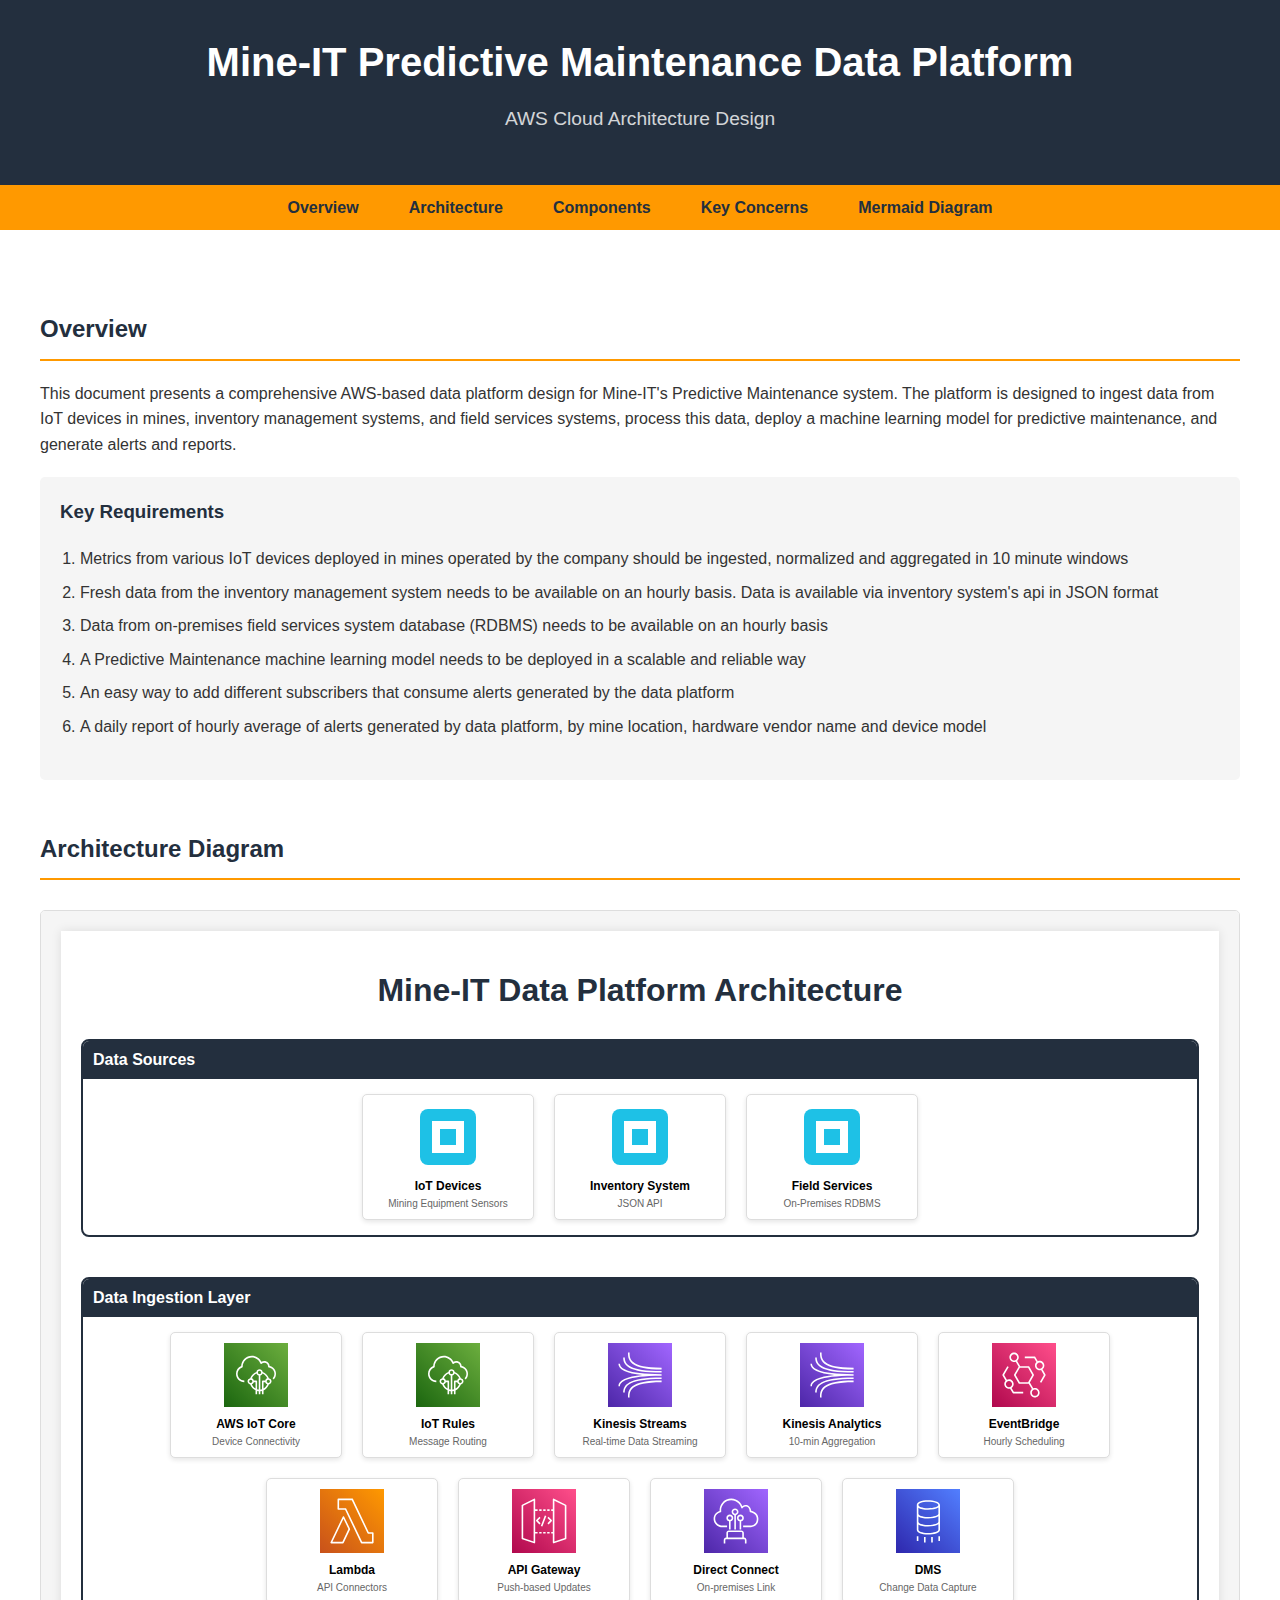
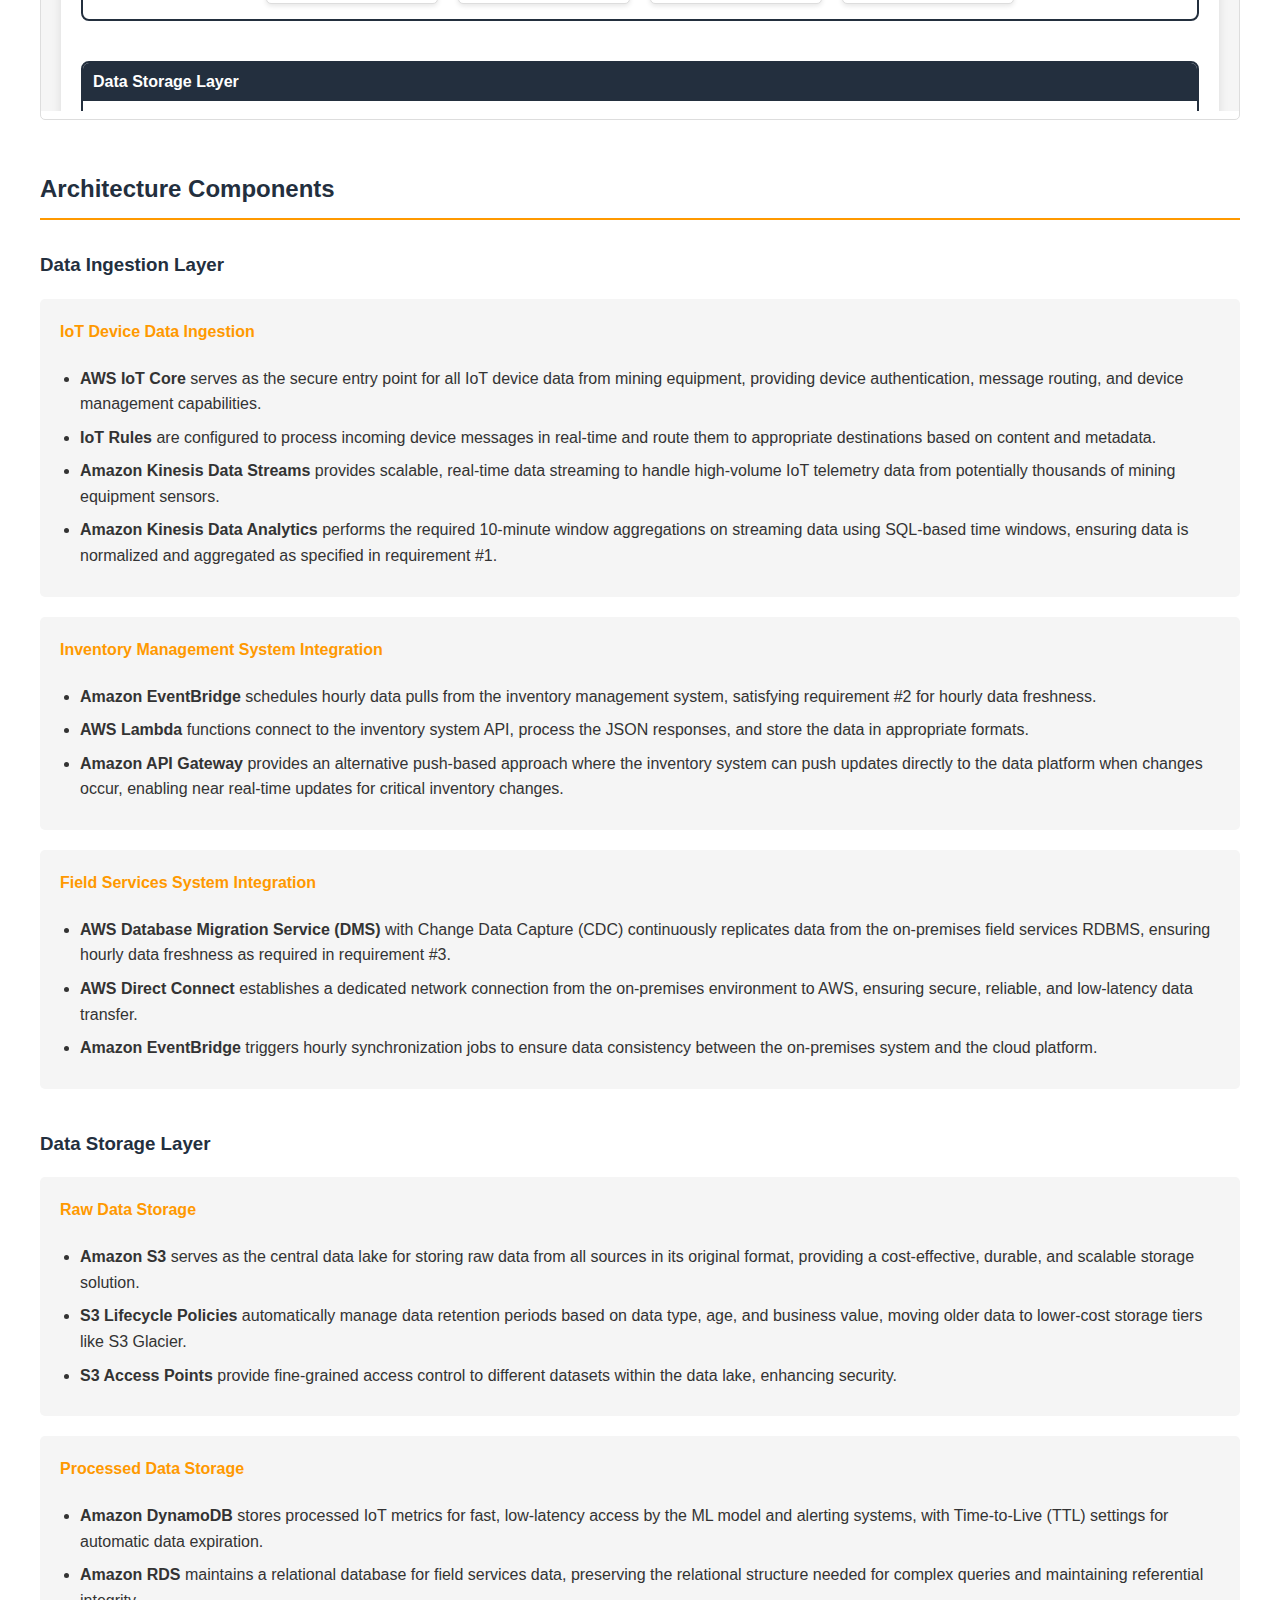
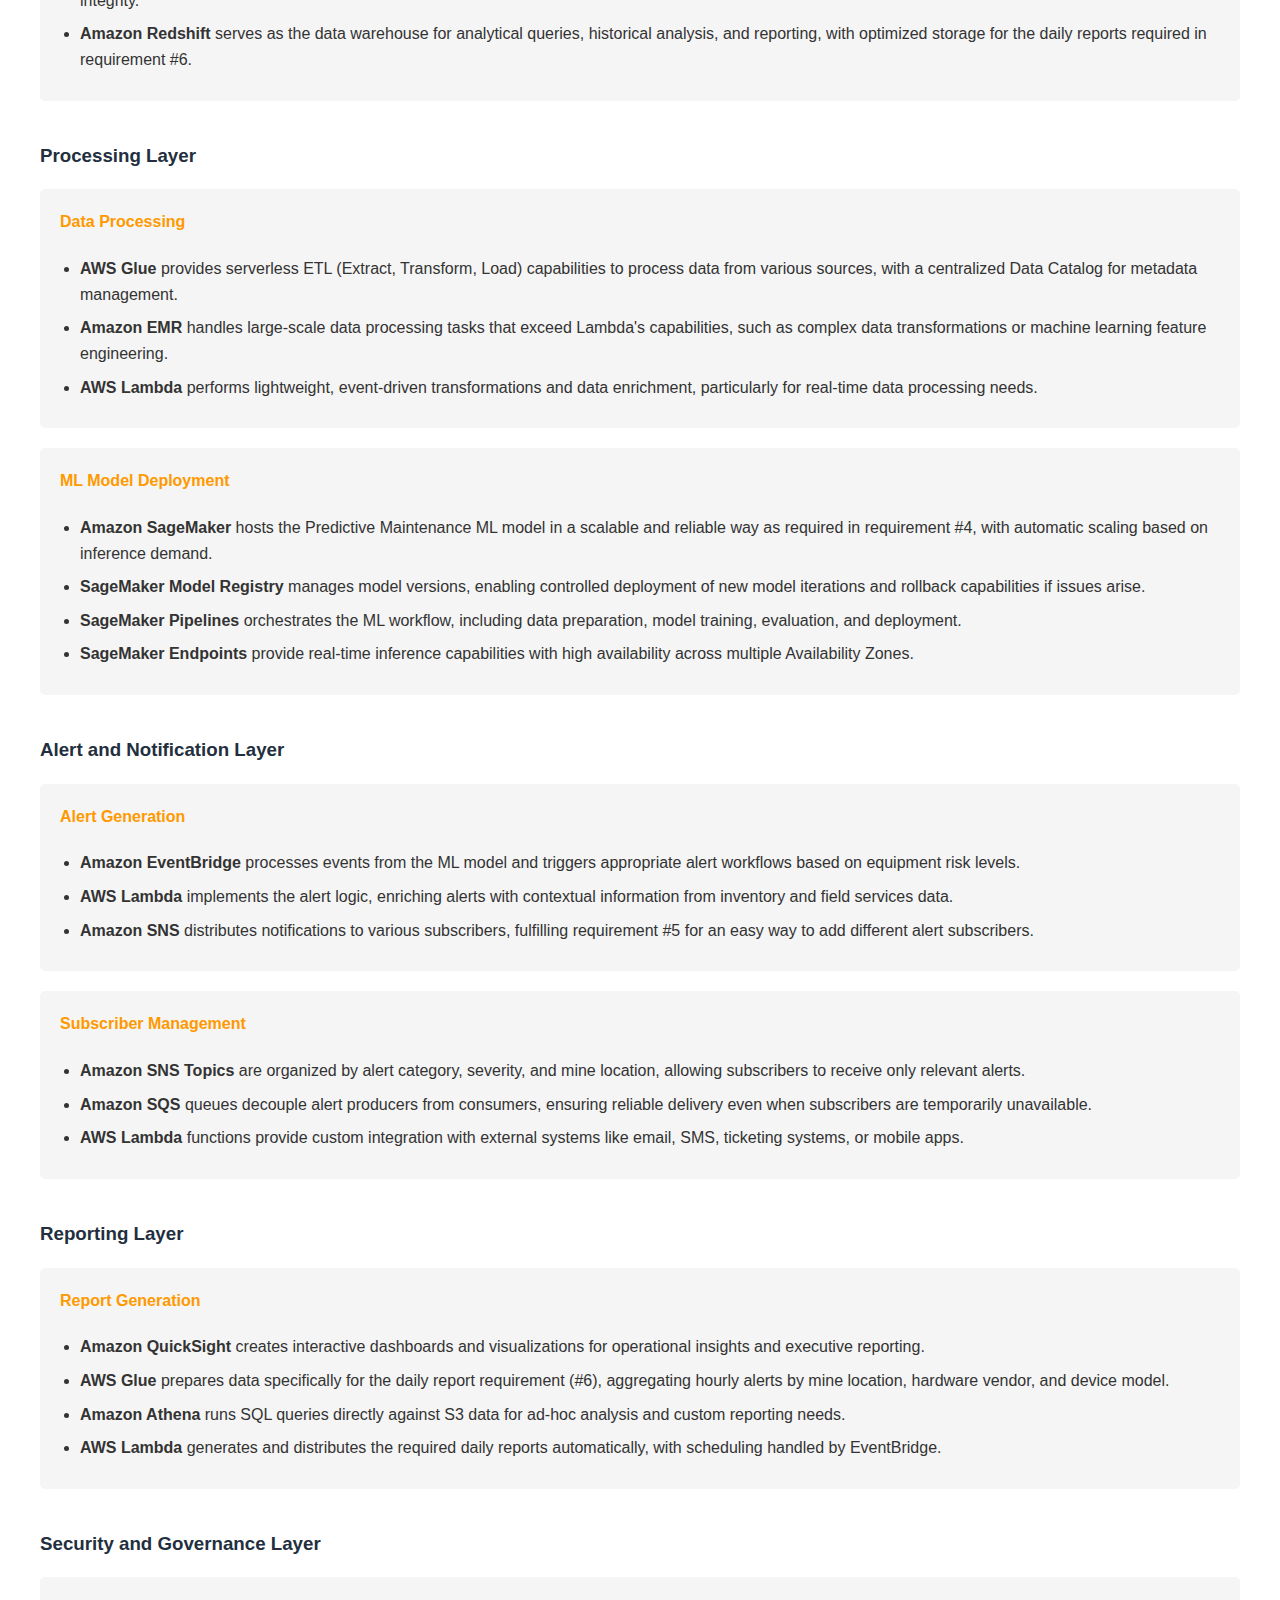
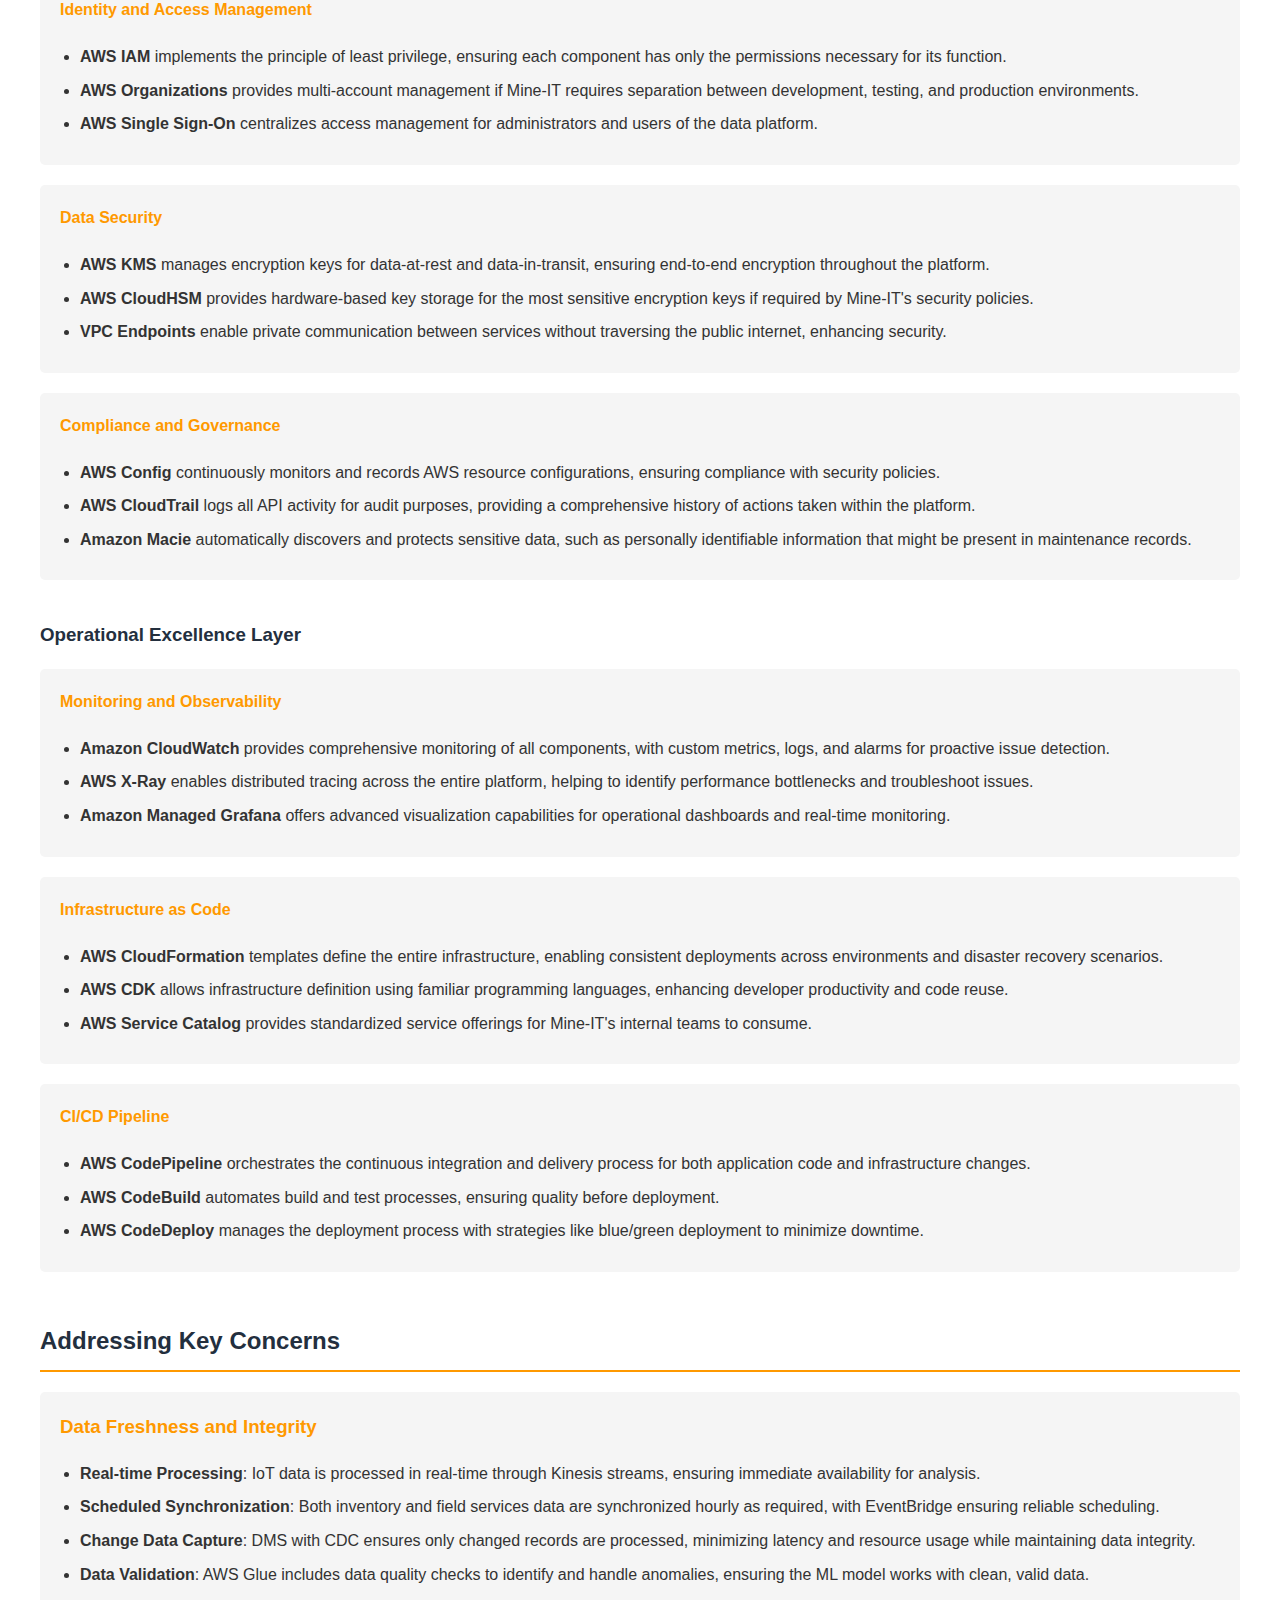
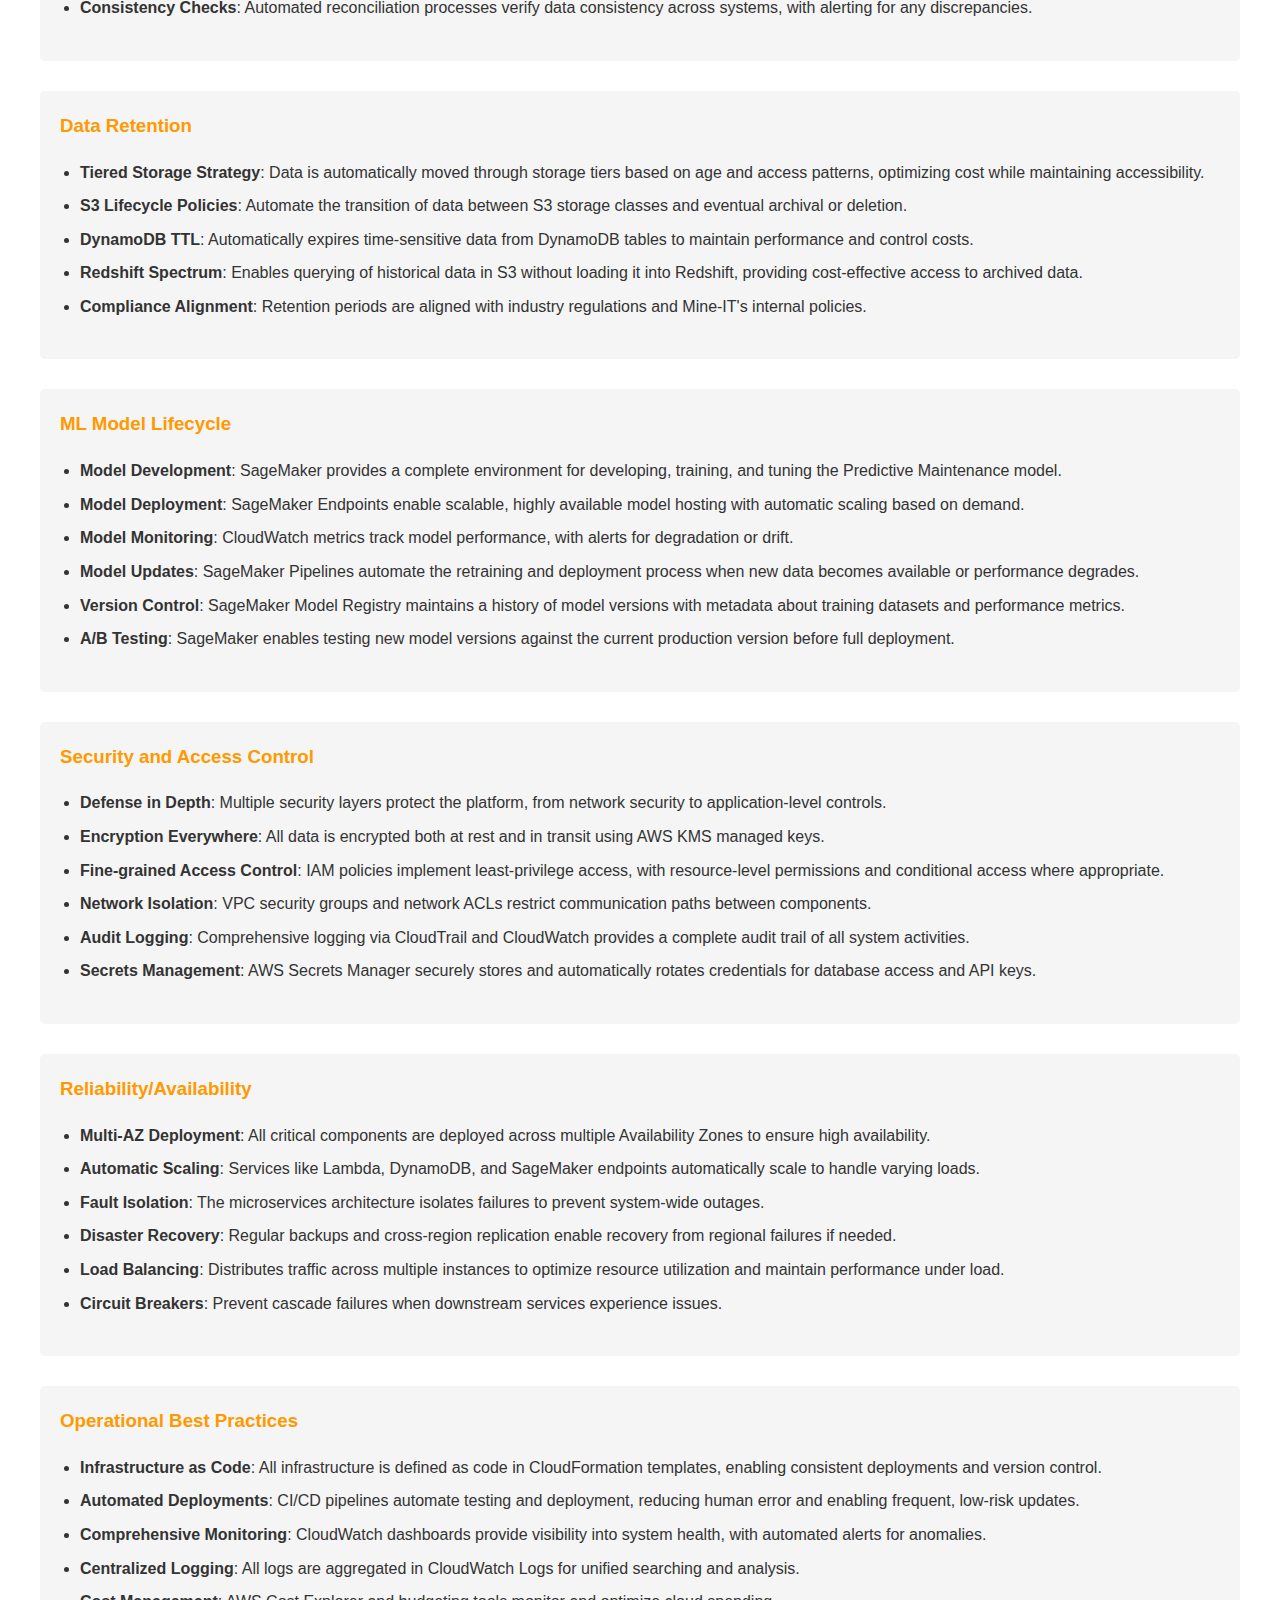
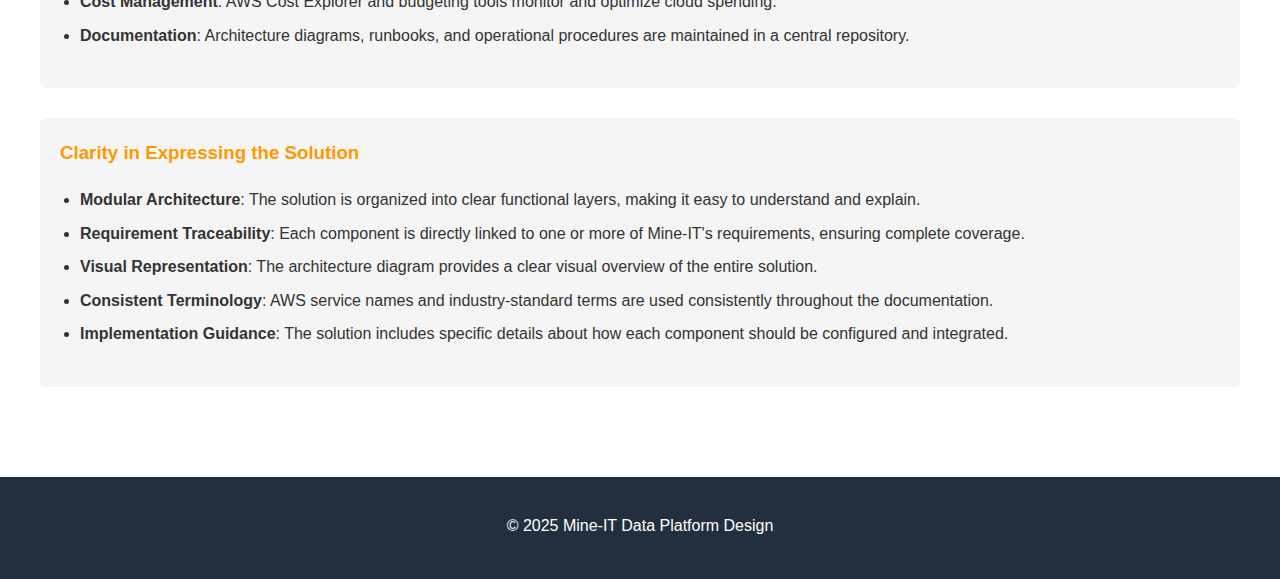
<file: index.html>
<!DOCTYPE html>
<html lang="en">
<head>
    <meta charset="UTF-8">
    <meta name="viewport" content="width=device-width, initial-scale=1.0">
    <title>Mine-IT Data Platform Architecture</title>
    <link rel="stylesheet" href="css/styles.css">
</head>
<body>
    <header>
        <div class="container">
            <h1>Mine-IT Predictive Maintenance Data Platform</h1>
            <p class="subtitle">AWS Cloud Architecture Design</p>
        </div>
    </header>

    <nav>
        <div class="container">
            <ul>
                <li><a href="#overview">Overview</a></li>
                <li><a href="#architecture">Architecture</a></li>
                <li><a href="#components">Components</a></li>
                <li><a href="#concerns">Key Concerns</a></li>
                <li><a href="mermaid_diagram.html">Mermaid Diagram</a></li>
            </ul>
        </div>
    </nav>

    <main>
        <div class="container">
            <section id="overview">
                <h2>Overview</h2>
                <p>This document presents a comprehensive AWS-based data platform design for Mine-IT's Predictive Maintenance system. The platform is designed to ingest data from IoT devices in mines, inventory management systems, and field services systems, process this data, deploy a machine learning model for predictive maintenance, and generate alerts and reports.</p>
                
                <div class="requirements">
                    <h3>Key Requirements</h3>
                    <ol>
                        <li>Metrics from various IoT devices deployed in mines operated by the company should be ingested, normalized and aggregated in 10 minute windows</li>
                        <li>Fresh data from the inventory management system needs to be available on an hourly basis. Data is available via inventory system's api in JSON format</li>
                        <li>Data from on-premises field services system database (RDBMS) needs to be available on an hourly basis</li>
                        <li>A Predictive Maintenance machine learning model needs to be deployed in a scalable and reliable way</li>
                        <li>An easy way to add different subscribers that consume alerts generated by the data platform</li>
                        <li>A daily report of hourly average of alerts generated by data platform, by mine location, hardware vendor name and device model</li>
                    </ol>
                </div>
            </section>

            <section id="architecture">
                <h2>Architecture Diagram</h2>
                <div class="diagram-container">
                    <iframe id="aws-diagram" src="aws_diagram.html" frameborder="0"></iframe>
                </div>
            </section>

            <section id="components">
                <h2>Architecture Components</h2>
                
                <div class="component-section">
                    <h3>Data Ingestion Layer</h3>
                    <div class="component-details">
                        <h4>IoT Device Data Ingestion</h4>
                        <ul>
                            <li><strong>AWS IoT Core</strong> serves as the secure entry point for all IoT device data from mining equipment, providing device authentication, message routing, and device management capabilities.</li>
                            <li><strong>IoT Rules</strong> are configured to process incoming device messages in real-time and route them to appropriate destinations based on content and metadata.</li>
                            <li><strong>Amazon Kinesis Data Streams</strong> provides scalable, real-time data streaming to handle high-volume IoT telemetry data from potentially thousands of mining equipment sensors.</li>
                            <li><strong>Amazon Kinesis Data Analytics</strong> performs the required 10-minute window aggregations on streaming data using SQL-based time windows, ensuring data is normalized and aggregated as specified in requirement #1.</li>
                        </ul>
                    </div>

                    <div class="component-details">
                        <h4>Inventory Management System Integration</h4>
                        <ul>
                            <li><strong>Amazon EventBridge</strong> schedules hourly data pulls from the inventory management system, satisfying requirement #2 for hourly data freshness.</li>
                            <li><strong>AWS Lambda</strong> functions connect to the inventory system API, process the JSON responses, and store the data in appropriate formats.</li>
                            <li><strong>Amazon API Gateway</strong> provides an alternative push-based approach where the inventory system can push updates directly to the data platform when changes occur, enabling near real-time updates for critical inventory changes.</li>
                        </ul>
                    </div>

                    <div class="component-details">
                        <h4>Field Services System Integration</h4>
                        <ul>
                            <li><strong>AWS Database Migration Service (DMS)</strong> with Change Data Capture (CDC) continuously replicates data from the on-premises field services RDBMS, ensuring hourly data freshness as required in requirement #3.</li>
                            <li><strong>AWS Direct Connect</strong> establishes a dedicated network connection from the on-premises environment to AWS, ensuring secure, reliable, and low-latency data transfer.</li>
                            <li><strong>Amazon EventBridge</strong> triggers hourly synchronization jobs to ensure data consistency between the on-premises system and the cloud platform.</li>
                        </ul>
                    </div>
                </div>

                <div class="component-section">
                    <h3>Data Storage Layer</h3>
                    <div class="component-details">
                        <h4>Raw Data Storage</h4>
                        <ul>
                            <li><strong>Amazon S3</strong> serves as the central data lake for storing raw data from all sources in its original format, providing a cost-effective, durable, and scalable storage solution.</li>
                            <li><strong>S3 Lifecycle Policies</strong> automatically manage data retention periods based on data type, age, and business value, moving older data to lower-cost storage tiers like S3 Glacier.</li>
                            <li><strong>S3 Access Points</strong> provide fine-grained access control to different datasets within the data lake, enhancing security.</li>
                        </ul>
                    </div>

                    <div class="component-details">
                        <h4>Processed Data Storage</h4>
                        <ul>
                            <li><strong>Amazon DynamoDB</strong> stores processed IoT metrics for fast, low-latency access by the ML model and alerting systems, with Time-to-Live (TTL) settings for automatic data expiration.</li>
                            <li><strong>Amazon RDS</strong> maintains a relational database for field services data, preserving the relational structure needed for complex queries and maintaining referential integrity.</li>
                            <li><strong>Amazon Redshift</strong> serves as the data warehouse for analytical queries, historical analysis, and reporting, with optimized storage for the daily reports required in requirement #6.</li>
                        </ul>
                    </div>
                </div>

                <div class="component-section">
                    <h3>Processing Layer</h3>
                    <div class="component-details">
                        <h4>Data Processing</h4>
                        <ul>
                            <li><strong>AWS Glue</strong> provides serverless ETL (Extract, Transform, Load) capabilities to process data from various sources, with a centralized Data Catalog for metadata management.</li>
                            <li><strong>Amazon EMR</strong> handles large-scale data processing tasks that exceed Lambda's capabilities, such as complex data transformations or machine learning feature engineering.</li>
                            <li><strong>AWS Lambda</strong> performs lightweight, event-driven transformations and data enrichment, particularly for real-time data processing needs.</li>
                        </ul>
                    </div>

                    <div class="component-details">
                        <h4>ML Model Deployment</h4>
                        <ul>
                            <li><strong>Amazon SageMaker</strong> hosts the Predictive Maintenance ML model in a scalable and reliable way as required in requirement #4, with automatic scaling based on inference demand.</li>
                            <li><strong>SageMaker Model Registry</strong> manages model versions, enabling controlled deployment of new model iterations and rollback capabilities if issues arise.</li>
                            <li><strong>SageMaker Pipelines</strong> orchestrates the ML workflow, including data preparation, model training, evaluation, and deployment.</li>
                            <li><strong>SageMaker Endpoints</strong> provide real-time inference capabilities with high availability across multiple Availability Zones.</li>
                        </ul>
                    </div>
                </div>

                <div class="component-section">
                    <h3>Alert and Notification Layer</h3>
                    <div class="component-details">
                        <h4>Alert Generation</h4>
                        <ul>
                            <li><strong>Amazon EventBridge</strong> processes events from the ML model and triggers appropriate alert workflows based on equipment risk levels.</li>
                            <li><strong>AWS Lambda</strong> implements the alert logic, enriching alerts with contextual information from inventory and field services data.</li>
                            <li><strong>Amazon SNS</strong> distributes notifications to various subscribers, fulfilling requirement #5 for an easy way to add different alert subscribers.</li>
                        </ul>
                    </div>

                    <div class="component-details">
                        <h4>Subscriber Management</h4>
                        <ul>
                            <li><strong>Amazon SNS Topics</strong> are organized by alert category, severity, and mine location, allowing subscribers to receive only relevant alerts.</li>
                            <li><strong>Amazon SQS</strong> queues decouple alert producers from consumers, ensuring reliable delivery even when subscribers are temporarily unavailable.</li>
                            <li><strong>AWS Lambda</strong> functions provide custom integration with external systems like email, SMS, ticketing systems, or mobile apps.</li>
                        </ul>
                    </div>
                </div>

                <div class="component-section">
                    <h3>Reporting Layer</h3>
                    <div class="component-details">
                        <h4>Report Generation</h4>
                        <ul>
                            <li><strong>Amazon QuickSight</strong> creates interactive dashboards and visualizations for operational insights and executive reporting.</li>
                            <li><strong>AWS Glue</strong> prepares data specifically for the daily report requirement (#6), aggregating hourly alerts by mine location, hardware vendor, and device model.</li>
                            <li><strong>Amazon Athena</strong> runs SQL queries directly against S3 data for ad-hoc analysis and custom reporting needs.</li>
                            <li><strong>AWS Lambda</strong> generates and distributes the required daily reports automatically, with scheduling handled by EventBridge.</li>
                        </ul>
                    </div>
                </div>

                <div class="component-section">
                    <h3>Security and Governance Layer</h3>
                    <div class="component-details">
                        <h4>Identity and Access Management</h4>
                        <ul>
                            <li><strong>AWS IAM</strong> implements the principle of least privilege, ensuring each component has only the permissions necessary for its function.</li>
                            <li><strong>AWS Organizations</strong> provides multi-account management if Mine-IT requires separation between development, testing, and production environments.</li>
                            <li><strong>AWS Single Sign-On</strong> centralizes access management for administrators and users of the data platform.</li>
                        </ul>
                    </div>

                    <div class="component-details">
                        <h4>Data Security</h4>
                        <ul>
                            <li><strong>AWS KMS</strong> manages encryption keys for data-at-rest and data-in-transit, ensuring end-to-end encryption throughout the platform.</li>
                            <li><strong>AWS CloudHSM</strong> provides hardware-based key storage for the most sensitive encryption keys if required by Mine-IT's security policies.</li>
                            <li><strong>VPC Endpoints</strong> enable private communication between services without traversing the public internet, enhancing security.</li>
                        </ul>
                    </div>

                    <div class="component-details">
                        <h4>Compliance and Governance</h4>
                        <ul>
                            <li><strong>AWS Config</strong> continuously monitors and records AWS resource configurations, ensuring compliance with security policies.</li>
                            <li><strong>AWS CloudTrail</strong> logs all API activity for audit purposes, providing a comprehensive history of actions taken within the platform.</li>
                            <li><strong>Amazon Macie</strong> automatically discovers and protects sensitive data, such as personally identifiable information that might be present in maintenance records.</li>
                        </ul>
                    </div>
                </div>

                <div class="component-section">
                    <h3>Operational Excellence Layer</h3>
                    <div class="component-details">
                        <h4>Monitoring and Observability</h4>
                        <ul>
                            <li><strong>Amazon CloudWatch</strong> provides comprehensive monitoring of all components, with custom metrics, logs, and alarms for proactive issue detection.</li>
                            <li><strong>AWS X-Ray</strong> enables distributed tracing across the entire platform, helping to identify performance bottlenecks and troubleshoot issues.</li>
                            <li><strong>Amazon Managed Grafana</strong> offers advanced visualization capabilities for operational dashboards and real-time monitoring.</li>
                        </ul>
                    </div>

                    <div class="component-details">
                        <h4>Infrastructure as Code</h4>
                        <ul>
                            <li><strong>AWS CloudFormation</strong> templates define the entire infrastructure, enabling consistent deployments across environments and disaster recovery scenarios.</li>
                            <li><strong>AWS CDK</strong> allows infrastructure definition using familiar programming languages, enhancing developer productivity and code reuse.</li>
                            <li><strong>AWS Service Catalog</strong> provides standardized service offerings for Mine-IT's internal teams to consume.</li>
                        </ul>
                    </div>

                    <div class="component-details">
                        <h4>CI/CD Pipeline</h4>
                        <ul>
                            <li><strong>AWS CodePipeline</strong> orchestrates the continuous integration and delivery process for both application code and infrastructure changes.</li>
                            <li><strong>AWS CodeBuild</strong> automates build and test processes, ensuring quality before deployment.</li>
                            <li><strong>AWS CodeDeploy</strong> manages the deployment process with strategies like blue/green deployment to minimize downtime.</li>
                        </ul>
                    </div>
                </div>
            </section>

            <section id="concerns">
                <h2>Addressing Key Concerns</h2>
                
                <div class="concern">
                    <h3>Data Freshness and Integrity</h3>
                    <ul>
                        <li><strong>Real-time Processing</strong>: IoT data is processed in real-time through Kinesis streams, ensuring immediate availability for analysis.</li>
                        <li><strong>Scheduled Synchronization</strong>: Both inventory and field services data are synchronized hourly as required, with EventBridge ensuring reliable scheduling.</li>
                        <li><strong>Change Data Capture</strong>: DMS with CDC ensures only changed records are processed, minimizing latency and resource usage while maintaining data integrity.</li>
                        <li><strong>Data Validation</strong>: AWS Glue includes data quality checks to identify and handle anomalies, ensuring the ML model works with clean, valid data.</li>
                        <li><strong>Consistency Checks</strong>: Automated reconciliation processes verify data consistency across systems, with alerting for any discrepancies.</li>
                    </ul>
                </div>
                
                <div class="concern">
                    <h3>Data Retention</h3>
                    <ul>
                        <li><strong>Tiered Storage Strategy</strong>: Data is automatically moved through storage tiers based on age and access patterns, optimizing cost while maintaining accessibility.</li>
                        <li><strong>S3 Lifecycle Policies</strong>: Automate the transition of data between S3 storage classes and eventual archival or deletion.</li>
                        <li><strong>DynamoDB TTL</strong>: Automatically expires time-sensitive data from DynamoDB tables to maintain performance and control costs.</li>
                        <li><strong>Redshift Spectrum</strong>: Enables querying of historical data in S3 without loading it into Redshift, providing cost-effective access to archived data.</li>
                        <li><strong>Compliance Alignment</strong>: Retention periods are aligned with industry regulations and Mine-IT's internal policies.</li>
                    </ul>
                </div>
                
                <div class="concern">
                    <h3>ML Model Lifecycle</h3>
                    <ul>
                        <li><strong>Model Development</strong>: SageMaker provides a complete environment for developing, training, and tuning the Predictive Maintenance model.</li>
                        <li><strong>Model Deployment</strong>: SageMaker Endpoints enable scalable, highly available model hosting with automatic scaling based on demand.</li>
                        <li><strong>Model Monitoring</strong>: CloudWatch metrics track model performance, with alerts for degradation or drift.</li>
                        <li><strong>Model Updates</strong>: SageMaker Pipelines automate the retraining and deployment process when new data becomes available or performance degrades.</li>
                        <li><strong>Version Control</strong>: SageMaker Model Registry maintains a history of model versions with metadata about training datasets and performance metrics.</li>
                        <li><strong>A/B Testing</strong>: SageMaker enables testing new model versions against the current production version before full deployment.</li>
                    </ul>
                </div>
                
                <div class="concern">
                    <h3>Security and Access Control</h3>
                    <ul>
                        <li><strong>Defense in Depth</strong>: Multiple security layers protect the platform, from network security to application-level controls.</li>
                        <li><strong>Encryption Everywhere</strong>: All data is encrypted both at rest and in transit using AWS KMS managed keys.</li>
                        <li><strong>Fine-grained Access Control</strong>: IAM policies implement least-privilege access, with resource-level permissions and conditional access where appropriate.</li>
                        <li><strong>Network Isolation</strong>: VPC security groups and network ACLs restrict communication paths between components.</li>
                        <li><strong>Audit Logging</strong>: Comprehensive logging via CloudTrail and CloudWatch provides a complete audit trail of all system activities.</li>
                        <li><strong>Secrets Management</strong>: AWS Secrets Manager securely stores and automatically rotates credentials for database access and API keys.</li>
                    </ul>
                </div>
                
                <div class="concern">
                    <h3>Reliability/Availability</h3>
                    <ul>
                        <li><strong>Multi-AZ Deployment</strong>: All critical components are deployed across multiple Availability Zones to ensure high availability.</li>
                        <li><strong>Automatic Scaling</strong>: Services like Lambda, DynamoDB, and SageMaker endpoints automatically scale to handle varying loads.</li>
                        <li><strong>Fault Isolation</strong>: The microservices architecture isolates failures to prevent system-wide outages.</li>
                        <li><strong>Disaster Recovery</strong>: Regular backups and cross-region replication enable recovery from regional failures if needed.</li>
                        <li><strong>Load Balancing</strong>: Distributes traffic across multiple instances to optimize resource utilization and maintain performance under load.</li>
                        <li><strong>Circuit Breakers</strong>: Prevent cascade failures when downstream services experience issues.</li>
                    </ul>
                </div>
                
                <div class="concern">
                    <h3>Operational Best Practices</h3>
                    <ul>
                        <li><strong>Infrastructure as Code</strong>: All infrastructure is defined as code in CloudFormation templates, enabling consistent deployments and version control.</li>
                        <li><strong>Automated Deployments</strong>: CI/CD pipelines automate testing and deployment, reducing human error and enabling frequent, low-risk updates.</li>
                        <li><strong>Comprehensive Monitoring</strong>: CloudWatch dashboards provide visibility into system health, with automated alerts for anomalies.</li>
                        <li><strong>Centralized Logging</strong>: All logs are aggregated in CloudWatch Logs for unified searching and analysis.</li>
                        <li><strong>Cost Management</strong>: AWS Cost Explorer and budgeting tools monitor and optimize cloud spending.</li>
                        <li><strong>Documentation</strong>: Architecture diagrams, runbooks, and operational procedures are maintained in a central repository.</li>
                    </ul>
                </div>
                
                <div class="concern">
                    <h3>Clarity in Expressing the Solution</h3>
                    <ul>
                        <li><strong>Modular Architecture</strong>: The solution is organized into clear functional layers, making it easy to understand and explain.</li>
                        <li><strong>Requirement Traceability</strong>: Each component is directly linked to one or more of Mine-IT's requirements, ensuring complete coverage.</li>
                        <li><strong>Visual Representation</strong>: The architecture diagram provides a clear visual overview of the entire solution.</li>
                        <li><strong>Consistent Terminology</strong>: AWS service names and industry-standard terms are used consistently throughout the documentation.</li>
                        <li><strong>Implementation Guidance</strong>: The solution includes specific details about how each component should be configured and integrated.</li>
                    </ul>
                </div>
            </section>
        </div>
    </main>

    <footer>
        <div class="container">
            <p>&copy; 2025 Mine-IT Data Platform Design</p>
        </div>
    </footer>

    <script>
        document.addEventListener('DOMContentLoaded', function() {
            // Adjust iframe height to content
            const iframe = document.getElementById('aws-diagram');
            iframe.onload = function() {
                iframe.style.height = '800px';
            };
        });
    </script>
</body>
</html>
</file>
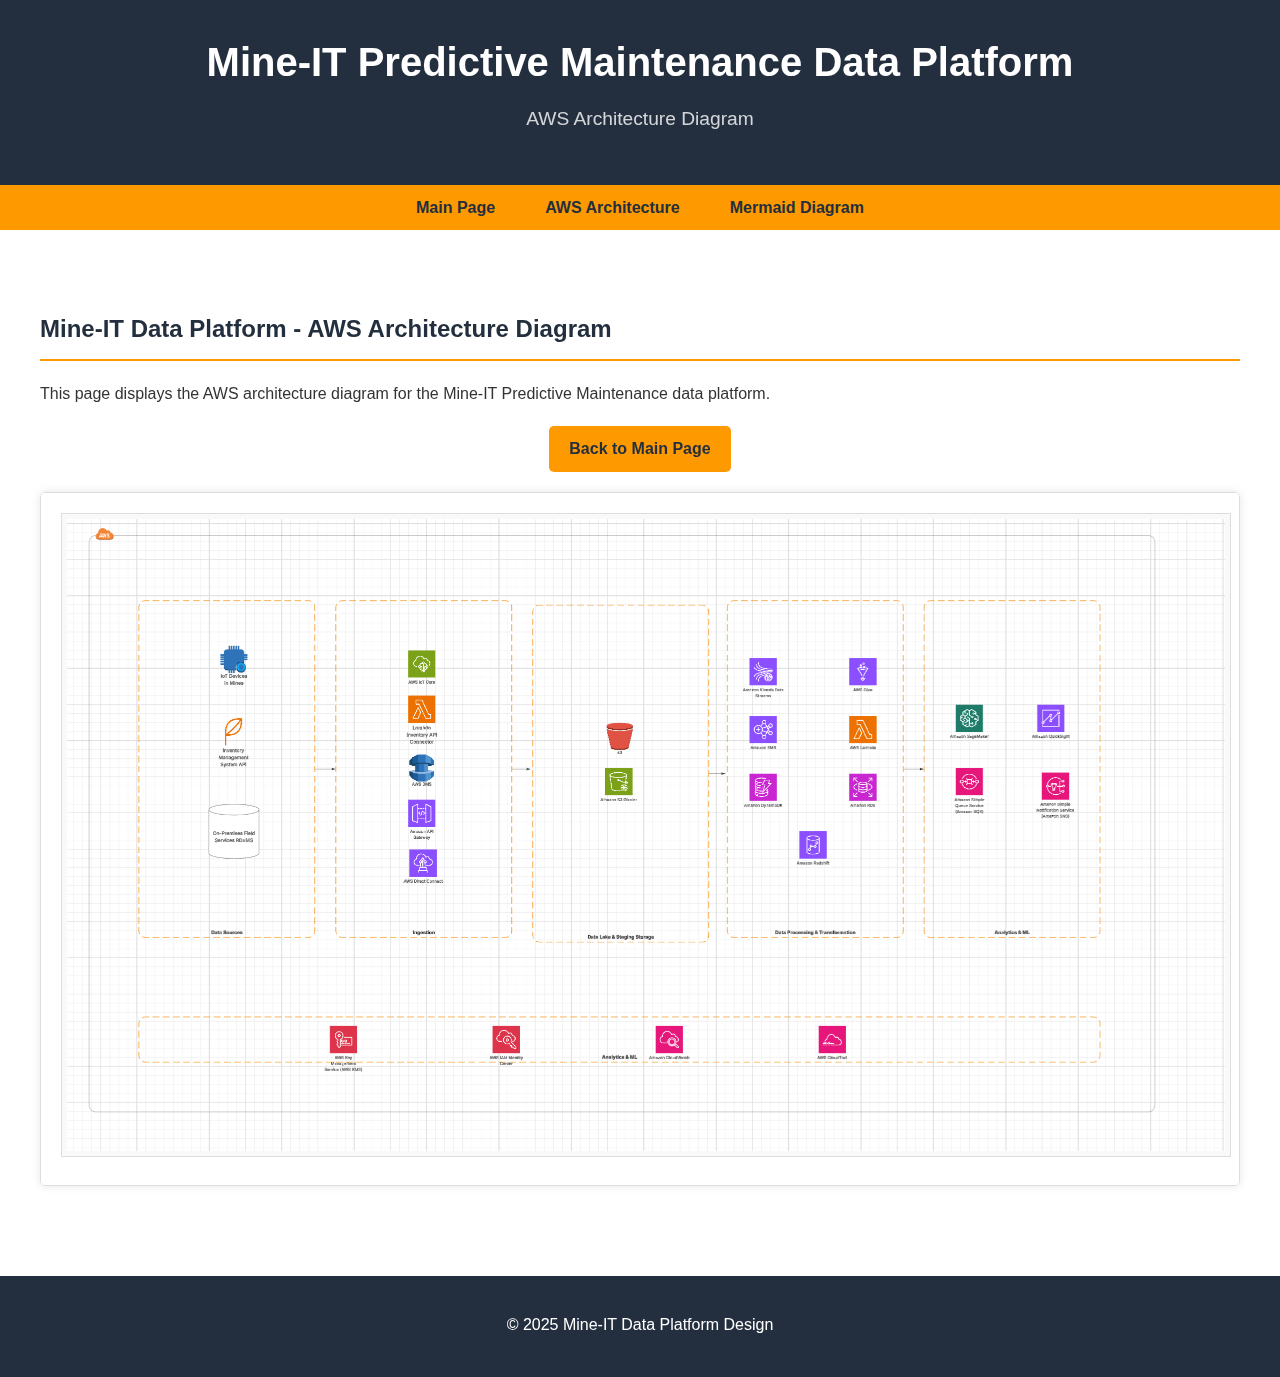
<file: aws_architecture_page.html>
<!DOCTYPE html>
<html lang="en">
<head>
    <meta charset="UTF-8">
    <meta name="viewport" content="width=device-width, initial-scale=1.0">
    <title>Mine-IT Data Platform - AWS Architecture Diagram</title>
    <link rel="stylesheet" href="css/styles.css">
    <style>
        /* Styles specific to this page or shared styles that might be in styles.css */
        .diagram-container {
            background-color: white;
            padding: 20px;
            border-radius: 5px;
            box-shadow: 0 0 10px rgba(0,0,0,0.1);
            overflow: auto; /* Handles very large images */
            text-align: center; /* Centers the image if it's smaller than container */
            margin-top: 20px;
            margin-bottom: 20px;
        }
        
        .diagram-container img {
            max-width: 100%;
            height: auto;
            border: 1px solid #ddd; /* Optional border around the image */
            padding: 5px; /* Optional padding around the image */
            background-color: #f9f9f9; /* Light background for the image area */
        }

        .button-container {
            text-align: center;
            margin: 20px 0;
        }
        
        .button {
            display: inline-block;
            background-color: #FF9900; /* AWS Orange */
            color: #232F3E; /* AWS Dark Blue */
            padding: 10px 20px;
            border-radius: 5px;
            text-decoration: none;
            font-weight: bold;
            transition: background-color 0.3s;
        }
        
        .button:hover {
            background-color: #e68a00; /* Darker AWS Orange */
        }
    </style>
</head>
<body>
    <header>
        <div class="container">
            <h1>Mine-IT Predictive Maintenance Data Platform</h1>
            <p class="subtitle">AWS Architecture Diagram</p>
        </div>
    </header>

    <nav>
        <div class="container">
            <ul>
                <li><a href="index.html">Main Page</a></li>
                <li><a href="aws_architecture_page.html">AWS Architecture</a></li>
                <li><a href="mermaid_diagram.html">Mermaid Diagram</a></li>
            </ul>
        </div>
    </nav>

    <main>
        <div class="container">
            <section>
                <h2>Mine-IT Data Platform - AWS Architecture Diagram</h2>
                <p>This page displays the AWS architecture diagram for the Mine-IT Predictive Maintenance data platform.</p>
                
                <div class="button-container">
                    <a href="index.html" class="button">Back to Main Page</a>
                </div>
                
                <div class="diagram-container">
                    <img src="images/aws-icons/ArchitectureDiagram.png" alt="AWS Architecture Diagram">
                </div>
            </section>
        </div>
    </main>

    <footer>
        <div class="container">
            <p>&copy; 2025 Mine-IT Data Platform Design</p>
        </div>
    </footer>
</body>
</html>
</file>
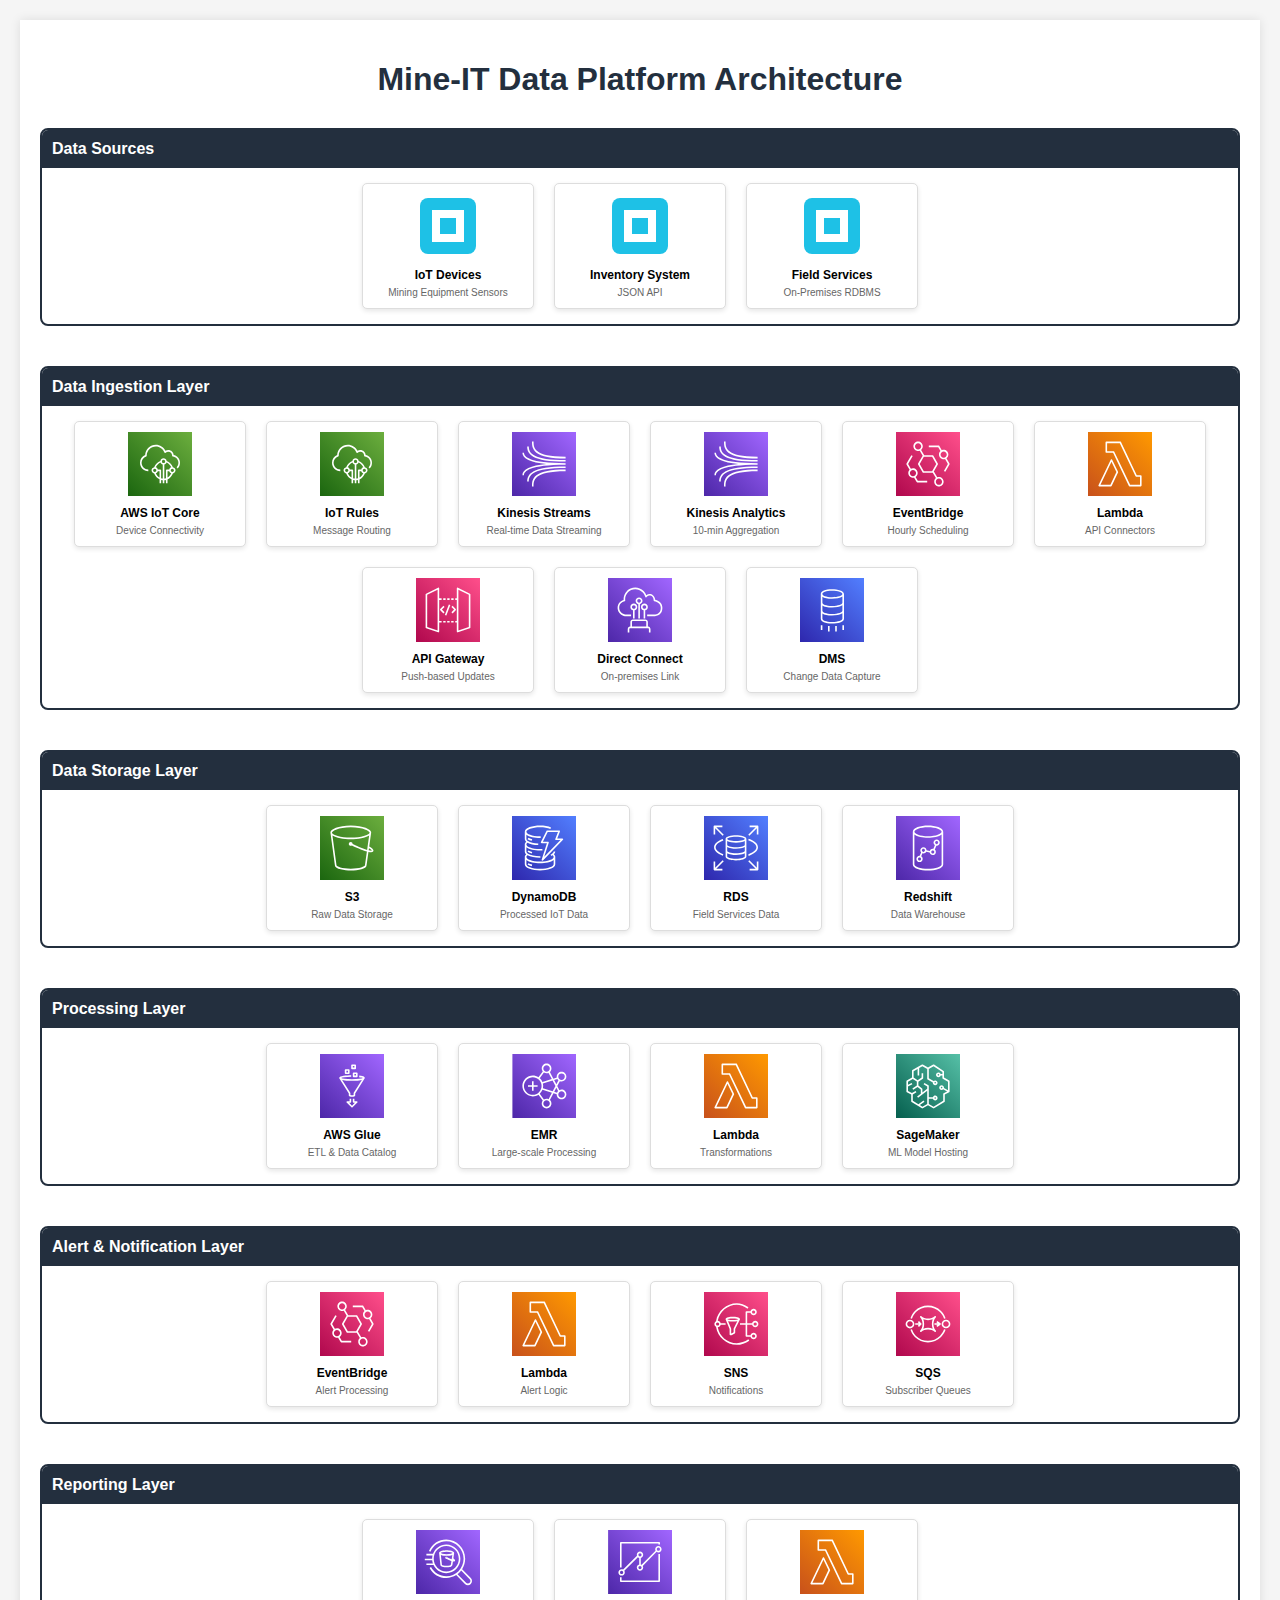
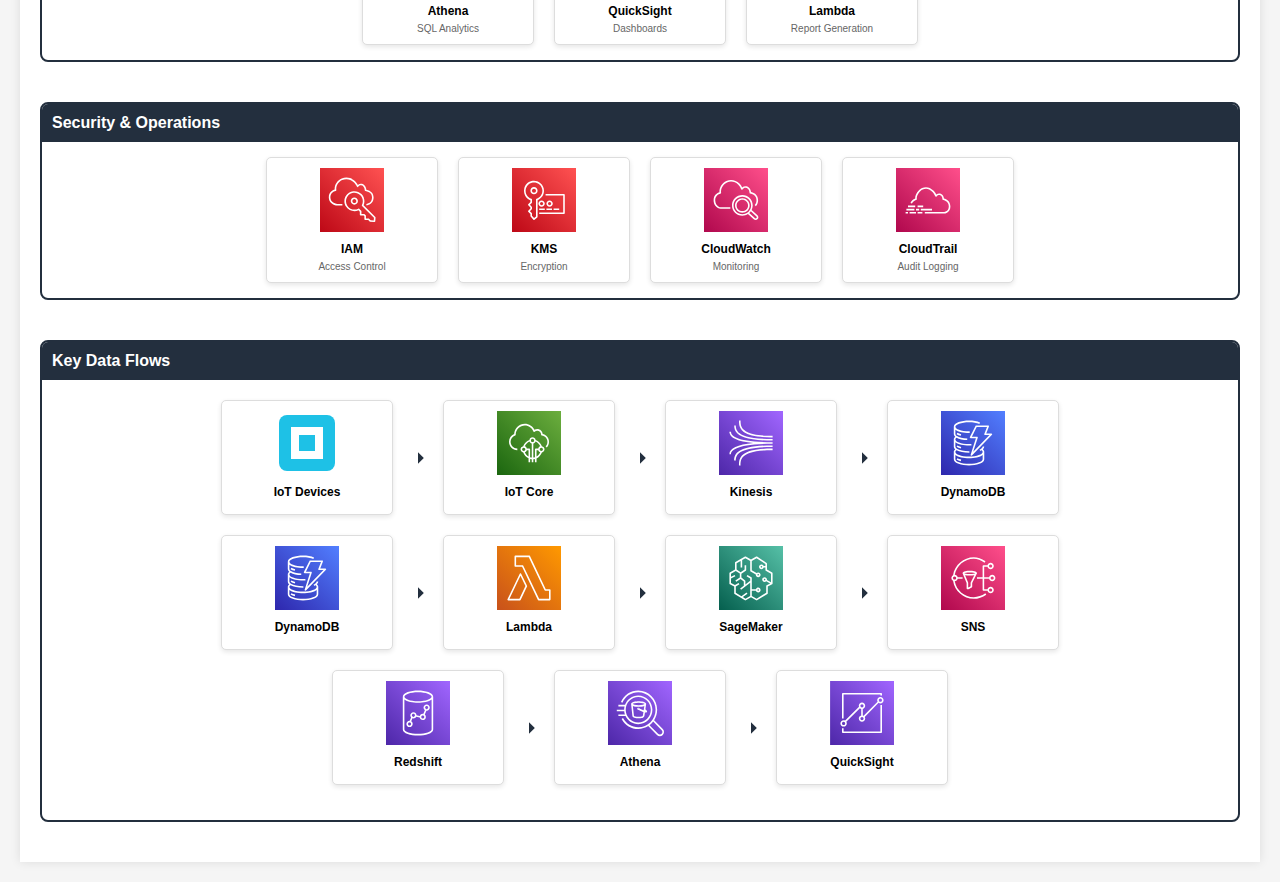
<file: aws_diagram.html>
<!DOCTYPE html>
<html lang="en">
<head>
    <meta charset="UTF-8">
    <meta name="viewport" content="width=device-width, initial-scale=1.0">
    <title>Mine-IT Data Platform Architecture</title>
    <style>
        body {
            font-family: Arial, sans-serif;
            margin: 0;
            padding: 20px;
            background-color: #f5f5f5;
        }
        .container {
            max-width: 1200px;
            margin: 0 auto;
            background-color: white;
            padding: 20px;
            box-shadow: 0 0 10px rgba(0,0,0,0.1);
        }
        h1 {
            text-align: center;
            color: #232F3E;
            margin-bottom: 30px;
        }
        .architecture {
            display: flex;
            flex-direction: column;
            gap: 20px;
        }
        .section {
            border: 2px solid #232F3E;
            border-radius: 8px;
            padding: 15px;
            margin-bottom: 20px;
        }
        .section-title {
            background-color: #232F3E;
            color: white;
            padding: 10px;
            margin: -15px -15px 15px -15px;
            border-radius: 6px 6px 0 0;
            font-weight: bold;
        }
        .components {
            display: flex;
            flex-wrap: wrap;
            gap: 20px;
            justify-content: center;
        }
        .component {
            width: 150px;
            text-align: center;
            padding: 10px;
            border: 1px solid #ddd;
            border-radius: 5px;
            background-color: white;
            box-shadow: 0 2px 5px rgba(0,0,0,0.1);
            display: flex;
            flex-direction: column;
            align-items: center;
            position: relative;
        }
        .aws-icon {
            width: 64px;
            height: 64px;
            margin-bottom: 10px;
            background-size: contain;
            background-repeat: no-repeat;
            background-position: center;
        }
        .component-name {
            font-size: 12px;
            font-weight: bold;
            margin-bottom: 5px;
        }
        .component-desc {
            font-size: 10px;
            color: #666;
        }
        .flow-container {
            display: flex;
            justify-content: center;
            margin: 20px 0;
        }
        .flow {
            display: flex;
            align-items: center;
            gap: 10px;
        }
        .arrow {
            width: 30px;
            height: 20px;
            background-image: url('data:image/svg+xml;utf8,<svg xmlns="http://www.w3.org/2000/svg" viewBox="0 0 24 24" fill="%23232F3E"><path d="M5 12h14M12 5l7 7-7 7"/></svg>');
            background-size: contain;
            background-repeat: no-repeat;
            background-position: center;
        }
        .flow-label {
            font-size: 10px;
            color: #666;
            text-align: center;
        }
        
        /* AWS Icon styles */
        .icon-iot-core { background-image: url('images/aws-icons/iot-core.svg'); }
        .icon-iot-rule { background-image: url('images/aws-icons/iot-core.svg'); }
        .icon-kinesis { background-image: url('images/aws-icons/kinesis.svg'); }
        .icon-lambda { background-image: url('images/aws-icons/lambda.svg'); }
        .icon-eventbridge { background-image: url('images/aws-icons/eventbridge.svg'); }
        .icon-api-gateway { background-image: url('images/aws-icons/api-gateway.svg'); }
        .icon-direct-connect { background-image: url('images/aws-icons/direct-connect.svg'); }
        .icon-dms { background-image: url('images/aws-icons/dms.svg'); }
        .icon-s3 { background-image: url('images/aws-icons/s3.svg'); }
        .icon-dynamodb { background-image: url('images/aws-icons/dynamodb.svg'); }
        .icon-rds { background-image: url('images/aws-icons/rds.svg'); }
        .icon-redshift { background-image: url('images/aws-icons/redshift.svg'); }
        .icon-glue { background-image: url('images/aws-icons/glue.svg'); }
        .icon-emr { background-image: url('images/aws-icons/emr.svg'); }
        .icon-sagemaker { background-image: url('images/aws-icons/sagemaker.svg'); }
        .icon-sns { background-image: url('images/aws-icons/sns.svg'); }
        .icon-sqs { background-image: url('images/aws-icons/sqs.svg'); }
        .icon-athena { background-image: url('images/aws-icons/athena.svg'); }
        .icon-quicksight { background-image: url('images/aws-icons/quicksight.svg'); }
        .icon-iam { background-image: url('images/aws-icons/iam.svg'); }
        .icon-kms { background-image: url('images/aws-icons/kms.svg'); }
        .icon-cloudwatch { background-image: url('images/aws-icons/cloudwatch.svg'); }
        .icon-cloudtrail { background-image: url('images/aws-icons/cloudtrail.svg'); }
        .icon-external { background-image: url('data:image/svg+xml;utf8,<svg xmlns="http://www.w3.org/2000/svg" viewBox="0 0 80 80"><rect x="5" y="5" width="70" height="70" rx="10" fill="%231EC1E6"/><path d="M20 20h40v40H20z" fill="white"/><path d="M30 30h20v20H30z" fill="%231EC1E6"/></svg>'); }
    </style>
</head>
<body>
    <div class="container">
        <h1>Mine-IT Data Platform Architecture</h1>
        
        <div class="architecture">
            <!-- Data Sources Section -->
            <div class="section">
                <div class="section-title">Data Sources</div>
                <div class="components">
                    <div class="component">
                        <div class="aws-icon icon-external"></div>
                        <div class="component-name">IoT Devices</div>
                        <div class="component-desc">Mining Equipment Sensors</div>
                    </div>
                    <div class="component">
                        <div class="aws-icon icon-external"></div>
                        <div class="component-name">Inventory System</div>
                        <div class="component-desc">JSON API</div>
                    </div>
                    <div class="component">
                        <div class="aws-icon icon-external"></div>
                        <div class="component-name">Field Services</div>
                        <div class="component-desc">On-Premises RDBMS</div>
                    </div>
                </div>
            </div>
            
            <!-- Data Ingestion Section -->
            <div class="section">
                <div class="section-title">Data Ingestion Layer</div>
                <div class="components">
                    <div class="component">
                        <div class="aws-icon icon-iot-core"></div>
                        <div class="component-name">AWS IoT Core</div>
                        <div class="component-desc">Device Connectivity</div>
                    </div>
                    <div class="component">
                        <div class="aws-icon icon-iot-rule"></div>
                        <div class="component-name">IoT Rules</div>
                        <div class="component-desc">Message Routing</div>
                    </div>
                    <div class="component">
                        <div class="aws-icon icon-kinesis"></div>
                        <div class="component-name">Kinesis Streams</div>
                        <div class="component-desc">Real-time Data Streaming</div>
                    </div>
                    <div class="component">
                        <div class="aws-icon icon-kinesis"></div>
                        <div class="component-name">Kinesis Analytics</div>
                        <div class="component-desc">10-min Aggregation</div>
                    </div>
                    <div class="component">
                        <div class="aws-icon icon-eventbridge"></div>
                        <div class="component-name">EventBridge</div>
                        <div class="component-desc">Hourly Scheduling</div>
                    </div>
                    <div class="component">
                        <div class="aws-icon icon-lambda"></div>
                        <div class="component-name">Lambda</div>
                        <div class="component-desc">API Connectors</div>
                    </div>
                    <div class="component">
                        <div class="aws-icon icon-api-gateway"></div>
                        <div class="component-name">API Gateway</div>
                        <div class="component-desc">Push-based Updates</div>
                    </div>
                    <div class="component">
                        <div class="aws-icon icon-direct-connect"></div>
                        <div class="component-name">Direct Connect</div>
                        <div class="component-desc">On-premises Link</div>
                    </div>
                    <div class="component">
                        <div class="aws-icon icon-dms"></div>
                        <div class="component-name">DMS</div>
                        <div class="component-desc">Change Data Capture</div>
                    </div>
                </div>
            </div>
            
            <!-- Data Storage Section -->
            <div class="section">
                <div class="section-title">Data Storage Layer</div>
                <div class="components">
                    <div class="component">
                        <div class="aws-icon icon-s3"></div>
                        <div class="component-name">S3</div>
                        <div class="component-desc">Raw Data Storage</div>
                    </div>
                    <div class="component">
                        <div class="aws-icon icon-dynamodb"></div>
                        <div class="component-name">DynamoDB</div>
                        <div class="component-desc">Processed IoT Data</div>
                    </div>
                    <div class="component">
                        <div class="aws-icon icon-rds"></div>
                        <div class="component-name">RDS</div>
                        <div class="component-desc">Field Services Data</div>
                    </div>
                    <div class="component">
                        <div class="aws-icon icon-redshift"></div>
                        <div class="component-name">Redshift</div>
                        <div class="component-desc">Data Warehouse</div>
                    </div>
                </div>
            </div>
            
            <!-- Processing Section -->
            <div class="section">
                <div class="section-title">Processing Layer</div>
                <div class="components">
                    <div class="component">
                        <div class="aws-icon icon-glue"></div>
                        <div class="component-name">AWS Glue</div>
                        <div class="component-desc">ETL & Data Catalog</div>
                    </div>
                    <div class="component">
                        <div class="aws-icon icon-emr"></div>
                        <div class="component-name">EMR</div>
                        <div class="component-desc">Large-scale Processing</div>
                    </div>
                    <div class="component">
                        <div class="aws-icon icon-lambda"></div>
                        <div class="component-name">Lambda</div>
                        <div class="component-desc">Transformations</div>
                    </div>
                    <div class="component">
                        <div class="aws-icon icon-sagemaker"></div>
                        <div class="component-name">SageMaker</div>
                        <div class="component-desc">ML Model Hosting</div>
                    </div>
                </div>
            </div>
            
            <!-- Alert & Notification Section -->
            <div class="section">
                <div class="section-title">Alert & Notification Layer</div>
                <div class="components">
                    <div class="component">
                        <div class="aws-icon icon-eventbridge"></div>
                        <div class="component-name">EventBridge</div>
                        <div class="component-desc">Alert Processing</div>
                    </div>
                    <div class="component">
                        <div class="aws-icon icon-lambda"></div>
                        <div class="component-name">Lambda</div>
                        <div class="component-desc">Alert Logic</div>
                    </div>
                    <div class="component">
                        <div class="aws-icon icon-sns"></div>
                        <div class="component-name">SNS</div>
                        <div class="component-desc">Notifications</div>
                    </div>
                    <div class="component">
                        <div class="aws-icon icon-sqs"></div>
                        <div class="component-name">SQS</div>
                        <div class="component-desc">Subscriber Queues</div>
                    </div>
                </div>
            </div>
            
            <!-- Reporting Section -->
            <div class="section">
                <div class="section-title">Reporting Layer</div>
                <div class="components">
                    <div class="component">
                        <div class="aws-icon icon-athena"></div>
                        <div class="component-name">Athena</div>
                        <div class="component-desc">SQL Analytics</div>
                    </div>
                    <div class="component">
                        <div class="aws-icon icon-quicksight"></div>
                        <div class="component-name">QuickSight</div>
                        <div class="component-desc">Dashboards</div>
                    </div>
                    <div class="component">
                        <div class="aws-icon icon-lambda"></div>
                        <div class="component-name">Lambda</div>
                        <div class="component-desc">Report Generation</div>
                    </div>
                </div>
            </div>
            
            <!-- Security & Operations Section -->
            <div class="section">
                <div class="section-title">Security & Operations</div>
                <div class="components">
                    <div class="component">
                        <div class="aws-icon icon-iam"></div>
                        <div class="component-name">IAM</div>
                        <div class="component-desc">Access Control</div>
                    </div>
                    <div class="component">
                        <div class="aws-icon icon-kms"></div>
                        <div class="component-name">KMS</div>
                        <div class="component-desc">Encryption</div>
                    </div>
                    <div class="component">
                        <div class="aws-icon icon-cloudwatch"></div>
                        <div class="component-name">CloudWatch</div>
                        <div class="component-desc">Monitoring</div>
                    </div>
                    <div class="component">
                        <div class="aws-icon icon-cloudtrail"></div>
                        <div class="component-name">CloudTrail</div>
                        <div class="component-desc">Audit Logging</div>
                    </div>
                </div>
            </div>
            
            <!-- Key Data Flows -->
            <div class="section">
                <div class="section-title">Key Data Flows</div>
                
                <!-- IoT Flow -->
                <div class="flow-container">
                    <div class="flow">
                        <div class="component">
                            <div class="aws-icon icon-external"></div>
                            <div class="component-name">IoT Devices</div>
                        </div>
                        <div class="arrow"></div>
                        <div class="component">
                            <div class="aws-icon icon-iot-core"></div>
                            <div class="component-name">IoT Core</div>
                        </div>
                        <div class="arrow"></div>
                        <div class="component">
                            <div class="aws-icon icon-kinesis"></div>
                            <div class="component-name">Kinesis</div>
                        </div>
                        <div class="arrow"></div>
                        <div class="component">
                            <div class="aws-icon icon-dynamodb"></div>
                            <div class="component-name">DynamoDB</div>
                        </div>
                    </div>
                </div>
                
                <!-- ML Flow -->
                <div class="flow-container">
                    <div class="flow">
                        <div class="component">
                            <div class="aws-icon icon-dynamodb"></div>
                            <div class="component-name">DynamoDB</div>
                        </div>
                        <div class="arrow"></div>
                        <div class="component">
                            <div class="aws-icon icon-lambda"></div>
                            <div class="component-name">Lambda</div>
                        </div>
                        <div class="arrow"></div>
                        <div class="component">
                            <div class="aws-icon icon-sagemaker"></div>
                            <div class="component-name">SageMaker</div>
                        </div>
                        <div class="arrow"></div>
                        <div class="component">
                            <div class="aws-icon icon-sns"></div>
                            <div class="component-name">SNS</div>
                        </div>
                    </div>
                </div>
                
                <!-- Reporting Flow -->
                <div class="flow-container">
                    <div class="flow">
                        <div class="component">
                            <div class="aws-icon icon-redshift"></div>
                            <div class="component-name">Redshift</div>
                        </div>
                        <div class="arrow"></div>
                        <div class="component">
                            <div class="aws-icon icon-athena"></div>
                            <div class="component-name">Athena</div>
                        </div>
                        <div class="arrow"></div>
                        <div class="component">
                            <div class="aws-icon icon-quicksight"></div>
                            <div class="component-name">QuickSight</div>
                        </div>
                    </div>
                </div>
            </div>
        </div>
    </div>
</body>
</html>
</file>
<file: css/styles.css>
/* Global Styles */
:root {
    --primary-color: #232F3E;
    --secondary-color: #FF9900;
    --accent-color: #1EC1E6;
    --light-gray: #f5f5f5;
    --dark-gray: #333;
    --medium-gray: #666;
    --border-color: #ddd;
}

body {
    font-family: 'Segoe UI', Tahoma, Geneva, Verdana, sans-serif;
    margin: 0;
    padding: 0;
    color: var(--dark-gray);
    line-height: 1.6;
}

.container {
    max-width: 1200px;
    margin: 0 auto;
    padding: 0 20px;
}

/* Header Styles */
header {
    background-color: var(--primary-color);
    color: white;
    padding: 30px 0;
    text-align: center;
}

header h1 {
    margin: 0;
    font-size: 2.5rem;
}

.subtitle {
    font-size: 1.2rem;
    margin-top: 10px;
    opacity: 0.8;
}

/* Navigation Styles */
nav {
    background-color: var(--secondary-color);
    padding: 10px 0;
    position: sticky;
    top: 0;
    z-index: 100;
}

nav ul {
    list-style: none;
    padding: 0;
    margin: 0;
    display: flex;
    justify-content: center;
    flex-wrap: wrap;
}

nav li {
    margin: 0 15px;
}

nav a {
    color: var(--primary-color);
    text-decoration: none;
    font-weight: bold;
    padding: 5px 10px;
    border-radius: 3px;
    transition: background-color 0.3s;
}

nav a:hover {
    background-color: rgba(255, 255, 255, 0.2);
}

/* Main Content Styles */
main {
    padding: 40px 0;
}

section {
    margin-bottom: 50px;
}

h2 {
    color: var(--primary-color);
    border-bottom: 2px solid var(--secondary-color);
    padding-bottom: 10px;
    margin-top: 40px;
}

h3 {
    color: var(--primary-color);
    margin-top: 30px;
}

h4 {
    color: var(--secondary-color);
    margin-top: 20px;
}

p {
    margin-bottom: 20px;
}

ul, ol {
    margin-bottom: 20px;
    padding-left: 20px;
}

li {
    margin-bottom: 8px;
}

/* Architecture Diagram Styles */
.diagram-container {
    margin: 30px 0;
    border: 1px solid var(--border-color);
    border-radius: 5px;
    overflow: hidden;
}

#aws-diagram {
    width: 100%;
    height: 600px;
    border: none;
}

/* Component Section Styles */
.component-section {
    margin-bottom: 40px;
}

.component-details {
    background-color: var(--light-gray);
    padding: 20px;
    border-radius: 5px;
    margin-bottom: 20px;
}

.component-details h4 {
    margin-top: 0;
}

.component-details ul {
    margin-bottom: 0;
}

/* Requirements Styles */
.requirements {
    background-color: var(--light-gray);
    padding: 20px;
    border-radius: 5px;
    margin: 20px 0;
}

.requirements h3 {
    margin-top: 0;
}

/* Concern Styles */
.concern {
    margin-bottom: 30px;
    padding: 20px;
    background-color: var(--light-gray);
    border-radius: 5px;
}

.concern h3 {
    margin-top: 0;
    color: var(--secondary-color);
}

/* Footer Styles */
footer {
    background-color: var(--primary-color);
    color: white;
    padding: 20px 0;
    text-align: center;
}

/* Responsive Styles */
@media (max-width: 768px) {
    header h1 {
        font-size: 2rem;
    }
    
    nav ul {
        flex-direction: column;
        align-items: center;
    }
    
    nav li {
        margin: 5px 0;
    }
    
    .component-details {
        padding: 15px;
    }
}

/* Print Styles */
@media print {
    nav {
        display: none;
    }
    
    .diagram-container {
        page-break-inside: avoid;
    }
    
    .component-section {
        page-break-inside: avoid;
    }
    
    .concern {
        page-break-inside: avoid;
    }
}
</file>
